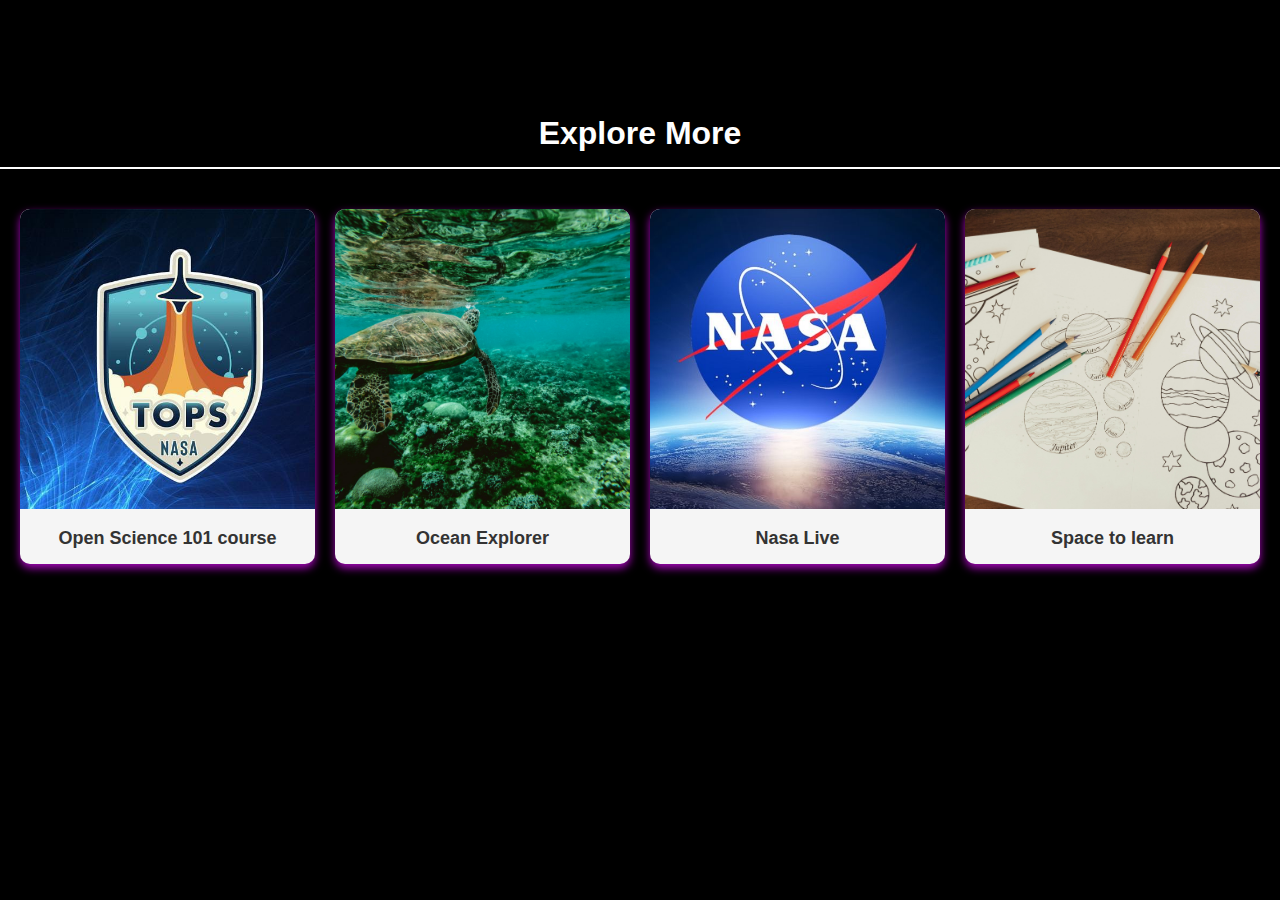
<file: explore.html>
<!DOCTYPE html>
<html lang="en">
  <head>
    <meta charset="UTF-8" />
    <meta name="viewport" content="width=device-width, initial-scale=1.0" />
    <title>Explore More</title>
    <link rel="stylesheet" href="explore.css" />
    <link
      rel="stylesheet"
      href="https://fonts.googleapis.com/css2?family=Material+Symbols+Outlined:opsz,wght,FILL,GRAD@20..48,100..700,0..1,-50..200"
    />
  </head>
  <body>
    <div class="header">
      <h1>Explore More</h1>
    </div>
    <section class="Cards">
      <div class="wrapper">
        <div class="card">
          <img src="asset/image/coursev2.jpg" alt="images of a NOAA ship" />
          <div class="information">
            <a
              href="https://lp.constantcontactpages.com/su/dXSga4u/SpaceAppsOS101"
              target="_blank"
              >Open Science 101 course</a
            >
          </div>
        </div>
        <div class="card">
          <img src="asset/image/oceanexplo.jpg" alt="images of a NOAA ship" />
          <div class="information">
            <a
              href="https://oceanexplorer.noaa.gov/edu/materials.html"
              target="_blank"
              >Ocean Explorer</a
            >
          </div>
        </div>
        <div class="card">
          <img src="asset/image/nasalive.jpg" alt="images of a NOAA ship" />
          <div class="information">
            <a href="https://plus.nasa.gov/" target="_blank">Nasa Live</a>
          </div>
        </div>
        <div class="card">
          <img src="asset/image/spacetolearn.jpg" alt="images of a NOAA ship" />
          <div class="information">
            <a
              href="https://www.jpl.nasa.gov/edu/learning-space/"
              target="_blank"
              >Space to learn</a
            >
          </div>
        </div>
      </div>
    </section>
  </body>
</html>
</file>
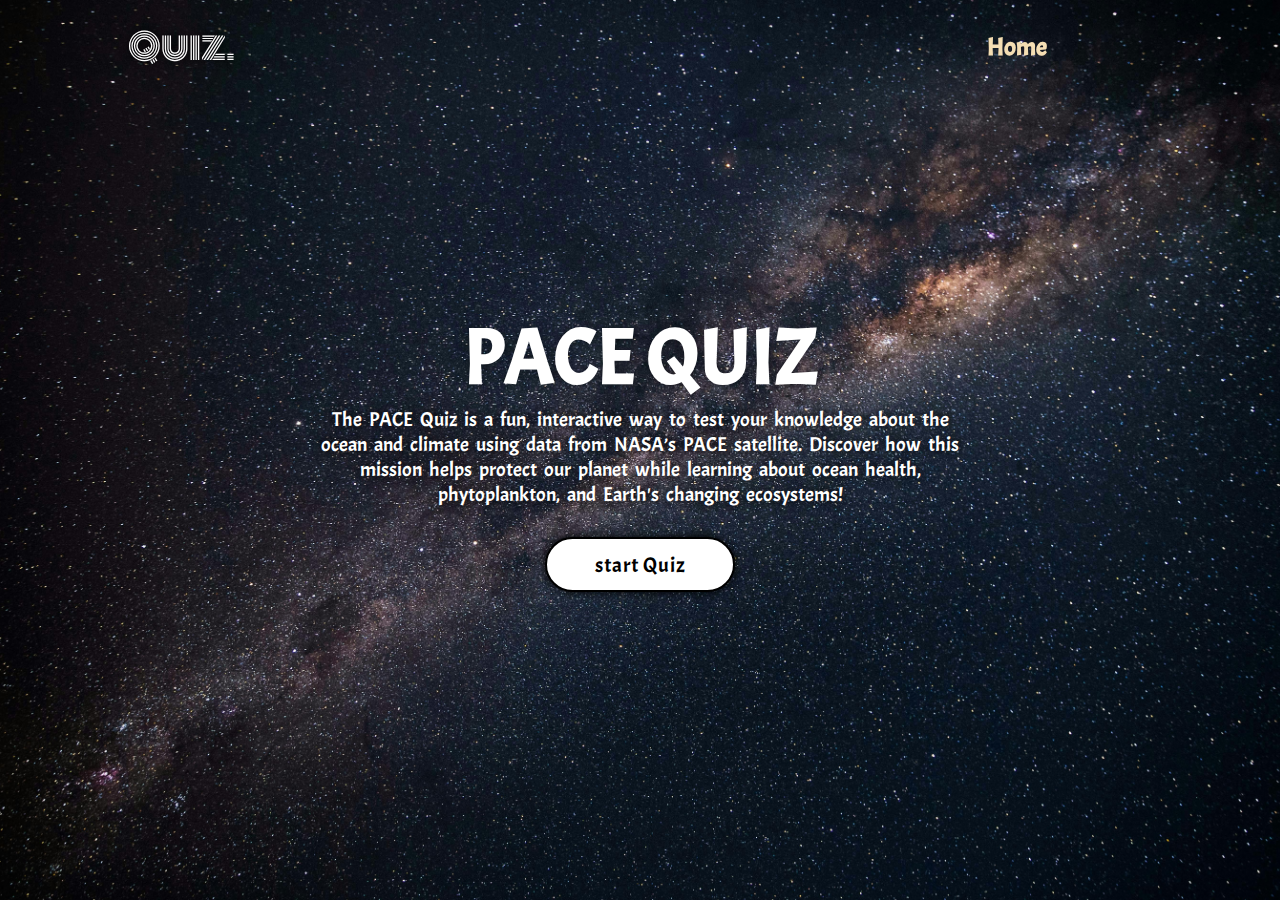
<file: quiz.html>
<!DOCTYPE html>
<html lang="en">
  <head>
    <meta charset="UTF-8" />
    <meta name="viewport" content="width=device-width, initial-scale=1.0" />
    <title>Quiz</title>
    <link rel="stylesheet" href="quiz.css" />
    <link rel="preconnect" href="https://fonts.googleapis.com" />
    <link rel="icon" type="image/x-icon" href="" />
    <link rel="preconnect" href="https://fonts.gstatic.com" crossorigin />
    <link
      href="https://fonts.googleapis.com/css2?family=Acme&family=Monoton&family=Rock+Salt&display=swap"
      rel="stylesheet"
    />
  </head>
  <body>
    <main class="main">
      <header class="header">
        <a href="#" class="logo">Quiz.</a>

        <nav class="navbar">
          <a href="second.html" class="active">Home</a>
          <a href="#"></a>
          <a href="#"></a>
          <a href="#"></a>
        </nav>
      </header>
      <div class="container">
        <section class="Quiz-section">
          <div class="quiz-box">
            <h1>My quiz</h1>
            <div class="quiz-header">
              <span>Quiz Website Tutorials</span>
              <span class="header-score">score : 0 / 5</span>
            </div>
            <h2 class="question-text">What does HTML stands for?</h2>

            <div class="option-list">
              <div class="option">
                <span>A.Hyper Text Markup Language</span>
              </div>
              <div class="option">
                <span>B.hello text made lang</span>
              </div>
              <div class="option">
                <span>C.Hypo mark text</span>
              </div>
              <div class="option">
                <span>D.Hi text mark</span>
              </div>
            </div>
            <div class="quiz-footer">
              <span class="question-total"></span>
              <button class="next-btn">Next</button>
            </div>
          </div>
          <div class="result-box">
            <h2>Quiz Result</h2>
            <div class="percentage-container">
              <div class="circular-progress">
                <span class="progress-value">0%</span>
              </div>
              <span class="score-text">Your Score : 0 out of 5</span>
            </div>
            <div class="button">
              <button class="tryAgain-btn">Try again</button>
              <button class="goHome-btn">go to home</button>
            </div>
          </div>
        </section>

        <section class="home">
          <div class="home-content">
            <h1>PACE QUIZ</h1>
            <p>
              The PACE Quiz is a fun, interactive way to test your knowledge
              about the ocean and climate using data from NASA’s PACE satellite.
              Discover how this mission helps protect our planet while learning
              about ocean health, phytoplankton, and Earth's changing
              ecosystems!
            </p>
            <button class="start-btn">start Quiz</button>
          </div>
        </section>
      </div>
    </main>
    <div class="popup-info">
      <h1>Quiz Guide</h1>
      <span class="info">1.Read Instructions Carefully</span><br />
      <span class="info">2.Manage Your Time</span><br />
      <span class="info">3.Stay Honest</span><br />
      <span class="info">4.Enjoy the Process</span>
      <div class="btn-group">
        <button class="info-btn exit-btn">Exit Quiz</button>
        <a href="#" class="info-btn continue-btn">continue</a>
      </div>
    </div>
    <script src="quiz.js"></script>
  </body>
</html>
</file>
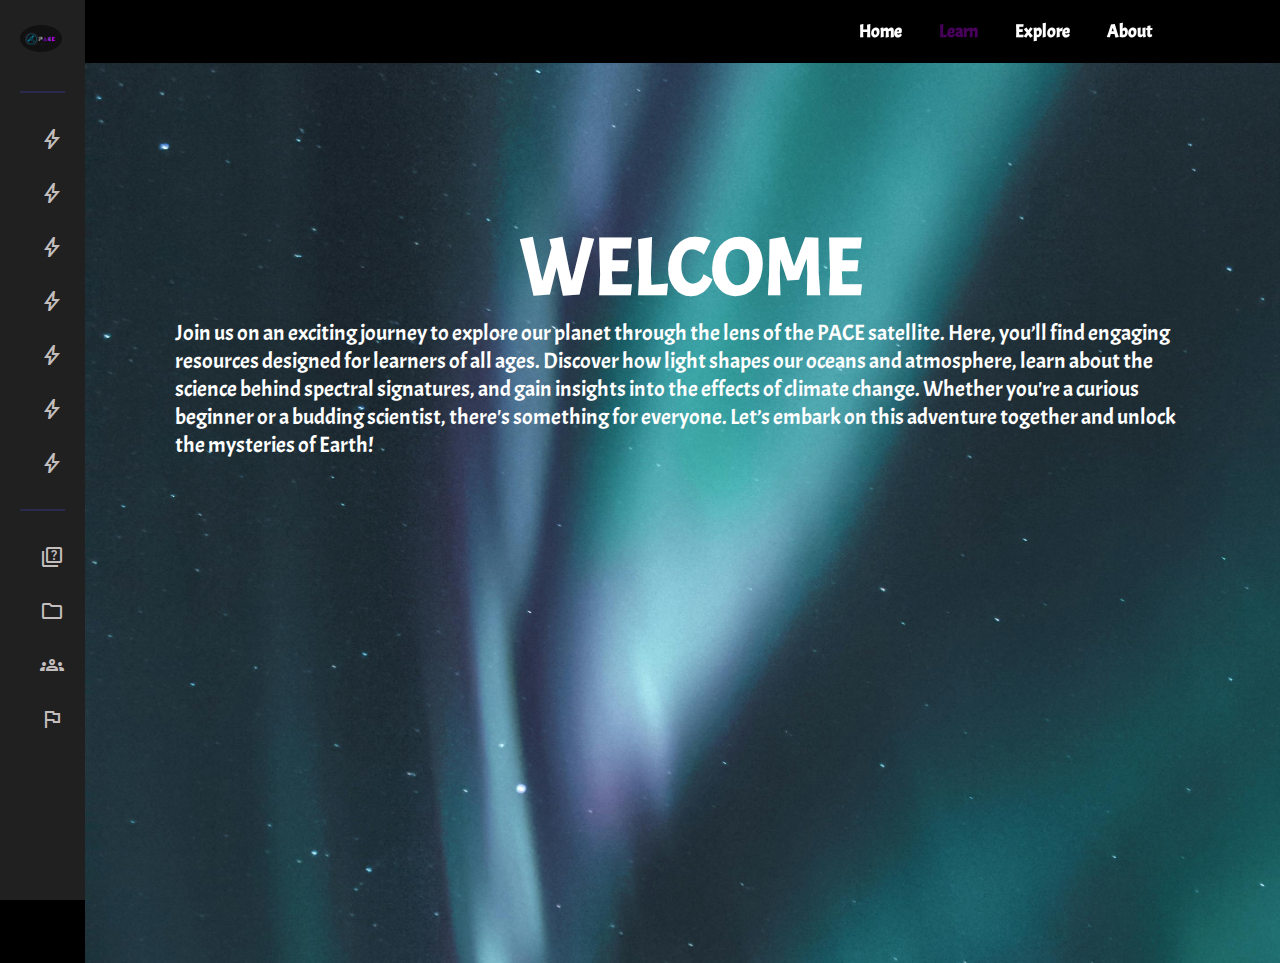
<file: second.html>
<!DOCTYPE html>
<html lang="en">
  <head>
    <meta charset="UTF-8" />
    <meta name="viewport" content="width=device-width, initial-scale=1.0" />
    <title>Learn</title>
    <link rel="icon" type="image/jpg" href="asset/image/logo.jpg" />
    <link rel="stylesheet" href="second.css" />
    <link rel="preconnect" href="https://fonts.googleapis.com" />
    <link rel="preconnect" href="https://fonts.gstatic.com" crossorigin />
    <link
      href="https://fonts.googleapis.com/css2?family=Acme&family=Monoton&family=Rock+Salt&display=swap"
      rel="stylesheet"
    />
    <link
      rel="stylesheet"
      href="https://fonts.googleapis.com/css2?family=Material+Symbols+Outlined:opsz,wght,FILL,GRAD@20..48,100..700,0..1,-50..200"
    />
  </head>
  <body>
    <div class="main">
      <main class="main-content">
        <header class="header">
          <a href="#" class="logo"></a>
          <nav class="navbar">
            <a href="index.html">Home</a>
            <a href="#" class="active">Learn</a>
            <a href="explore.html">Explore</a>
            <a href="">About</a>
          </nav>
        </header>

        <div class="container-mod0">
          <div class="module0">
            <h1>WELCOME</h1>
            <div class="cont1">
              <p>
                Join us on an exciting journey to explore our planet through the
                lens of the PACE satellite. Here, you’ll find engaging resources
                designed for learners of all ages. Discover how light shapes our
                oceans and atmosphere, learn about the science behind spectral
                signatures, and gain insights into the effects of climate
                change. Whether you're a curious beginner or a budding
                scientist, there's something for everyone. Let’s embark on this
                adventure together and unlock the mysteries of Earth!
              </p>
            </div>
          </div>
        </div>

        <div class="container-mod">
          <div class="module">
            <h1>Introduction to PACE</h1>
            <h2>• What is the PACE Satellite?</h2>
            <div class="cont1">
              <p>
                The PACE satellite is like a special robot that flies high up in
                space, looking down at Earth. It helps scientists learn more
                about our oceans, the air, and the clouds!
              </p>
            </div>
            <img src="asset/image/PACE.jpg" alt="" />
            <h2>•What Does It Do?</h2>
            <div class="cont1">
              <p>
                1. Looks at the Ocean: The PACE satellite can see tiny plants
                called phytoplankton in the ocean. These little plants are super
                important because they help make oxygen, just like trees do on
                land! They are food for many sea animals too. <br />
                <br />2. Watches the Air: The satellite can also check the air
                around us to see how clean it is. It looks for tiny bits called
                aerosols that can come from things like dust, smoke, and
                pollution. This helps us know if the air is healthy to
                breathe.<br />
                <br />
                3. Studies the Clouds: PACE watches the clouds to learn more
                about the weather. It helps scientists understand how clouds can
                affect the Earth’s temperature and climate.
              </p>
              <h2>•What is Its Purpose?</h2>
              <p>
                The main purpose of the PACE satellite is to help scientists
                understand how our planet works. By looking at the ocean, air,
                and clouds, scientists can learn about how healthy our oceans
                are, how clean our air is and how weather and climate change
                over time
              </p>
              <h2>• Why is This Important?</h2>
              <p>
                Protecting Nature: By learning about the oceans and air, we can
                better protect them. Healthy oceans and clean air are important
                for all living things, including humans, animals, and plants.
                Fighting Climate Change: The information from PACE helps
                scientists figure out how climate change is affecting our
                planet. This way, they can help make plans to keep the Earth
                safe and healthy for the future.
              </p>
              <h2>• In Summary</h2>
              <p>
                The PACE satellite is like a super spy in space, helping us
                learn about our oceans, air, and clouds so we can take better
                care of our planet!
              </p>
            </div>
          </div>
        </div>

        <div class="container-mod2">
          <div class="module">
            <h1>Introduction to Light-01</h1>
            <div class="cont1">
              <p>
                Light is what helps us see everything around us! Without light,
                our world would be completely dark. But did you know that light
                is really special: Scientists are still figuring out all the
                details, but we’ve gotten very good at describing what light
                does. For example, light travels super-fast at 671 million miles
                per hour! Or 3,00,000 kms per seconds. Nothing can go faster
                than light. We will explore these sections in this module:
                <br />
                <br />
                1. Section I - What is light, and why is it important?
                <br /><br />
                2. Section II - How does light make the colors we see?
                <br /><br />
                3. Section III - How does light interact with things in the air
                like clouds and aerosols? <br /><br />
                4. Section IV - How does light interact with things in the
                ocean?
              </p>
            </div>
            <h2>•What is light, why is it important to us?</h2>
            <div class="cont1">
              <p>
                Light is a kind of energy that helps us see things! It travels
                in waves and can also be thought of as tiny particles called
                photons. And why is it important? Light is important because it
                helps us see the world around us, allows plants to grow by
                making food from sunlight and keeps us healthy. Excited to know
                more? We do have a quick for the video.
              </p>
              <br />
              <br />
              <br />
              <iframe
                width="100%"
                height="450px"
                src="https://www.youtube.com/embed/WDPgSfULrqo?si=CLvyzNtfTGpBUsq3"
                title="YouTube video player"
                frameborder="0"
                allow="accelerometer; autoplay; clipboard-write; encrypted-media; gyroscope; picture-in-picture; web-share"
                referrerpolicy="strict-origin-when-cross-origin"
                allowfullscreen
              ></iframe>
              <p>
                That was fast!! Now do you know about transmission? It is when
                light passes through something. Imagine light as a traveler on a
                road. When it comes to something clear like glass or water, it
                can go straight through without stopping! That’s why you can see
                through windows or a glass of water—because the light travels
                through them easily and reaches your eyes. How about reflection?
                Reflection is when light bounces off something. Think of light
                as a ball you throw at a wall. When it hits the wall, it bounces
                back to you! This is what happens when light hits a mirror or a
                shiny surface. The light bounces off, and that’s how you can see
                yourself in a mirror! And refraction, Refraction is when light
                bends as it passes through something. Imagine you're pushing a
                toy car from a smooth floor onto a carpet. The car slows down
                and changes direction a bit when it hits the carpet. Light does
                the same thing when it moves from air into water or glass—it
                bends! This is why a straw in a glass of water looks like it's
                broken or bent—it’s because the light is bending as it passes
                through the water. Want to know more? Take a small detour and
                explore the world of light wonders.
              </p>

              <p>
                Scattering is when light spreads out in different directions.
                Imagine you throw a handful of sand into the air, and the grains
                go everywhere! Light does something similar when it hits tiny
                things like dust or water droplets in the air. Instead of going
                straight, it spreads in all directions. This is why the sky
                looks blue during the day—the sunlight gets scattered by the
                air, and the blue color spreads out across the sky! You might be
                wondering if you could actually see it, isn’t it? Take this
                quick video and enjoy yourself
              </p>
              <br />
              <br />
              <br />
              <iframe
                width="100%"
                height="450"
                src="https://www.youtube.com/embed/ehUIlhKhzDA?si=6Xnuyv-vg0gAV_hs"
                title="YouTube video player"
                frameborder="0"
                allow="accelerometer; autoplay; clipboard-write; encrypted-media; gyroscope; picture-in-picture; web-share"
                referrerpolicy="strict-origin-when-cross-origin"
                allowfullscreen
              ></iframe>
              <p>
                Wow, time for some interesting and serious stuffs. Did you know
                that light exists in other forms too? Did you know we can
                actually differentiate light? Interested!! Follow along…
              </p>
            </div>
          </div>
        </div>

        <div class="container-mod3">
          <div class="module">
            <h1>Introduction to Light-02</h1>
            <div class="cont1">
              <p>
                This spectrum of energy, or spectrum of light, is referred to as
                the Electromagnetic Spectrum. NASA explores the properties of
                different wavelength regions in the electromagnetic spectrum
                ranging from radio waves to gamma rays. Right around the middle
                of the spectrum we have visible light - the rainbow of colors we
                know and love. Just shorter than visible light are the
                ultraviolet wavelengths, which we wear sunscreen to protect
                ourselves from. Just longer than visible light is infrared,
                which we sense as warmth on our skin.
              </p>
              <br />
              <br />
              <br />
              <img src="asset/image/content-image1.png" alt="wavelength.png" />
            </div>

            <div class="cont1">
              <p>
                Let's look closer at the visible light portion of the spectrum.
                Blue light is more energetic than red light; i.e., it has a
                shorter wavelength than red light. Specifically, we can say that
                blue light wavelengths are between 450-490 nanometers (nm) long
                whereas red light is 620-750 nm long. One nanometer is the
                equivalent of 0.000000001 meters. When discussing how light
                interacts with the ocean and atmosphere, we often refer to
                wavelengths in terms of nm.
              </p>
              <br />
              <br />
              <br />
              <img src="asset/image/banana.png" alt="" />
              <h2>• How does light make the colours we see?</h2>
              <p>
                Imagine that light is like a rainbow of colors shining down on
                everything around us. When light hits an object, like a banana,
                some colors are absorbed, and some colors are bounced back.
                Think of a banana as a sponge that soaks up almost all the
                colors from the rainbow but lets the yellow color bounce back to
                our eyes. That's why when you look at a banana, it looks yellow!
                So, when you see a yellow banana, you’re seeing the color that
                it reflects while the other colors are being soaked up. It's
                like the banana is playing hide-and-seek with the colors! Colors
                come from light, and different colors are like different heights
                of waves in the ocean. When we look at something, it reflects
                some of those waves back to our eyes, which helps us see its
                color. Scientists have a special tool called a spectrometer.
                This tool helps them see which colors, or wavelengths, of light
                are bouncing off objects. For example, a green banana peel
                reflects a lot of light around the color green (about 550
                nanometers), while a ripe yellow banana reflects light in the
                red area (about 675 nanometers). Every object has a special
                pattern, like a fingerprint, called a spectral signature. This
                signature tells scientists exactly what colors the object
                reflects. So, if scientists know the fingerprints of things in
                the ocean, like tiny plants called phytoplankton or mud, they
                can tell what’s in the water by looking at the light that PACE's
                spectrometer sees. It’s like a treasure map for finding out
                what’s in the ocean!
              </p>
            </div>
          </div>
        </div>

        <div class="container-mod4">
          <div class="module">
            <h1>Phytoplankton</h1>

            <div class="cont1">
              <p>
                Phytoplankton are tiny, plank-like organisms that live in water
                like how trees and flowers, grow on land.
              </p>
            </div>
            <h2>About Phytoplankton’s Importance</h2>
            <div class="cont1">
              <p>
                • Oxygen Producers <br />• Foundation of Food Chain <br />
                • Carbon Trapping <br />
                • Global Habitat <br />They create over 50% of the world’s
                oxygen essential for life. They produce the oxygen through
                photosynthesis like plants in the land.
              </p>
              <br />
              <br />
              <br />
              <iframe
                width="100%"
                height="450"
                src="https://www.youtube.com/embed/Z05wURG5wmw?si=qx2dBJ7bOl2A1Xls"
                title="YouTube video player"
                frameborder="0"
                allow="accelerometer; autoplay; clipboard-write; encrypted-media; gyroscope; picture-in-picture; web-share"
                referrerpolicy="strict-origin-when-cross-origin"
                allowfullscreen
              ></iframe>
              <p>
                Phytoplankton are found everywhere from Sunny beaches to icy
                waters. They live in any water where there is sunlight. The
                spread all around the earth. Phytoplankton convert sunlight into
                energy through photosynthesis. This energy goes up the food
                chain as phytoplankton are eaten by small animals. Then bigger
                animals eat those small animals. So, phytoplankton are like the
                first step in food chain that help feed all the animals in the
                ocean.
              </p>
              <br />
              <br />
              <br />
            </div>
          </div>
        </div>

        <div class="container-mod5">
          <div class="module">
            <h1>Introduction to Aerosols</h1>
            <div class="cont1">
              <p>
                The role of aerosols in climate science is complex. In general,
                light-colored particles in the atmosphere will reflect incoming
                sunlight and cause cooling. Dark-colored particles absorb
                sunlight and make the atmosphere warmer. Feel free to explore
                more using the link below.
              </p>
            </div>
            <br />
            <br />
            <br />
            <iframe
              width="100%"
              height="450"
              src="https://www.youtube.com/embed/4eh6IKahbok?si=RpPG55lNHivStm9l"
              title="YouTube video player"
              frameborder="0"
              allow="accelerometer; autoplay; clipboard-write; encrypted-media; gyroscope; picture-in-picture; web-share"
              referrerpolicy="strict-origin-when-cross-origin"
              allowfullscreen
            ></iframe>
          </div>
        </div>

        <div class="container-mod6">
          <div class="module">
            <h1>INTRODUCTION TO CLOUDS</h1>
            <div class="cont1">
              <p>
                Clouds are super important for life on Earth! They can tell us a
                lot about the weather and climate. Some clouds help keep us cool
                by blocking the sun, while others trap heat, making Earth
                warmer. Scientists want to understand how clouds affect Earth's
                temperature and help keep the environment in balance.
              </p>
            </div>
            <h2>•How Does the PACE Satellite Study Clouds?</h2>
            <div class="cont1">
              <p>
                The PACE satellite is like a detective in space, using special
                tools to watch clouds from above. Here’s what it does: <br />
                1. Watching from Space: PACE looks down at Earth and takes
                pictures of clouds to see how big they are, where they are, and
                how they change over time. <br />
                2. Looking Inside Clouds: PACE can tell what clouds are made
                of—tiny water droplets or ice crystals—by using light. It
                studies how clouds reflect sunlight back into space. <br />
                3. Why It’s Cool: By studying clouds, PACE helps us understand
                how weather changes, how much sunlight Earth gets, and even how
                much rain or snow we might get. It’s like having a giant weather
                station in space!
              </p>
            </div>
          </div>
        </div>

        <div class="container-mod7">
          <div class="module">
            <h1>OCEAN ECOSYSTEMS</h1>

            <div class="cont1">
              <p>
                Ocean ecosystems are intricate networks of marine life
                interacting with each other and their surrounding environments,
                including water, nutrients, and sunlight. These ecosystems are
                crucial for maintaining global biodiversity, climate regulation,
                and human livelihood.
              </p>
            </div>

            <div class="cont1">
              <p>
                The PACE mission aims to enhance our understanding of ocean
                ecosystems by providing data on: <br />
                • Phytoplankton productivity and health through chlorophyll-a
                measurements. <br />
                • Ocean color (indicating biological and chemical conditions).
                <br />
                • Carbon and nutrient cycling, and their effects on marine life.
                <br />
                • Ocean-atmosphere interactions, particularly the role of
                aerosols in climate regulation.
              </p>
              <br />
              <br />
              <br />
              <img src="asset/image/ocean.png" alt="" />
              <h2>PACE Exploration data</h2>
              <p>
                The PACE (Plankton, Aerosol, Cloud, ocean Ecosystem) mission
                launched on 8 February 2024 and completed commissioning on 5
                April 2024. PACE has released its first science data from three
                instruments: OCI, HARP2, and SPEXone, with updates planned. The
                data is organized into five levels, ranging from raw data
                (Level-1A) to detailed global maps (Level-4), focusing on ocean
                color and atmospheric properties. The data is provided in small
                chunks called granules—5-minute segments for OCI and HARP2, and
                50-minute segments for SPEXone. While there are some issues,
                such as location errors and reduced accuracy in certain areas,
                this initial release is an important step toward better
                understanding Earth’s oceans and atmosphere.
              </p>
              <br />
              <br />
              <br />
              <img src="asset/image/globe.jpg" alt="" />
            </div>
          </div>
        </div>
      </main>
      <aside class="sidebar">
        <div class="sidebar-header">
          <img src="asset/image/logo.jpg" alt="logo" />
          <h2>PACE</h2>
        </div>
        <ul class="sidebar-links">
          <h4>
            <span>Modules</span>
            <div class="menu-seperator"></div>
          </h4>
          <li>
            <a href="#" class="mod1"
              ><span class="material-symbols-outlined"> bolt </span>Module 1</a
            >
          </li>
          <li>
            <a href="#" class="mod2"
              ><span class="material-symbols-outlined"> bolt </span>Module 2</a
            >
          </li>
          <li>
            <a href="#" class="mod3"
              ><span class="material-symbols-outlined"> bolt </span>Module 3</a
            >
          </li>
          <li>
            <a href="#" class="mod4"
              ><span class="material-symbols-outlined"> bolt </span>Module 4</a
            >
          </li>
          <li>
            <a href="#" class="mod5"
              ><span class="material-symbols-outlined"> bolt </span>Module 5</a
            >
          </li>
          <li>
            <a href="#" class="mod6"
              ><span class="material-symbols-outlined"> bolt </span>Module 6</a
            >
          </li>
          <li>
            <a href="#" class="mod7"
              ><span class="material-symbols-outlined"> bolt </span>Module 7</a
            >
          </li>
          <h4>
            <span>General</span>
            <div class="menu-seperator"></div>
          </h4>
          <li>
            <a href="quiz.html"
              ><span class="material-symbols-outlined"> Quiz </span>Quiz</a
            >
          </li>
          <li>
            <a href="#"
              ><span class="material-symbols-outlined"> folder </span
              >Projects</a
            >
          </li>
          <li>
            <a href="#"
              ><span class="material-symbols-outlined"> groups </span>Groups</a
            >
          </li>
          <li>
            <a href="#"
              ><span class="material-symbols-outlined"> flag </span>All
              Reports</a
            >
          </li>
          <li>
            <a href="#"
              ><span class="material-symbols-outlined">
                notifications_active </span
              >Notifications</a
            >
          </li>
        </ul>
      </aside>
    </div>

    <script src="questions.js"></script>
    <script src="main.js"></script>
  </body>
</html>
</file>
<file: explore.css>
* {
    margin: 0;
    padding: 0;
    box-sizing: border-box;
}

body {
    font-family: Arial, sans-serif;
    background-color:black;
    display: flex;
    flex-direction: column;
    align-items: center;
}

.header {
    margin-top: 100px;
    color: rgb(255, 255, 255);
    width: 100%;
    text-align: center;
    padding: 15px 0;
    margin-bottom: 20px;
    box-shadow: 0 4px 8px rgba(0, 0, 0, 0.1);
    border-bottom: 2px solid white;
}
header h1{
padding-bottom: 20%;
}

.wrapper {
    display: grid;
    grid-template-columns: repeat(4, minmax(200px, 1fr));
    gap: 20px;
    padding: 20px;
    width: 100%;
    max-width: 1400px;
}

.card {
    background-color: whitesmoke;
    border-radius: 10px;
    overflow: hidden;
    box-shadow: 0 4px 8px rgba(196, 7, 221, 0.852);
    transition: transform 0.3s ease, box-shadow 0.3s ease;
}

.card img {
    width: 300px;
   height: 300px;
   object-fit: cover;
   object-position: center;
}

.information {
    padding: 15px;
    text-align: center;
}

.information a {
    text-decoration: none;
    color: #333;
    font-size: 18px;
    font-weight: bold;
    transition: color 0.3s ease;
}

.information a:hover {
    color: #3e6289;
}

.card:hover {
    transform: translateY(-10px);
    box-shadow: 0 8px 16px rgba(0, 0, 0, 0.2);
}
</file>
<file: quiz.css>
*{
    margin: 0;
    padding: 0;
    box-sizing: border-box;
    font-family: "Acme", sans-serif;

}
body{
    color: #fff;
    background: black;
    overflow: hidden;
}
.header{
    position: fixed;
    width: 100%;
    padding: 20px 10%;
    background: transparent;
    display: flex;
    justify-content: space-between;
    align-items: center;
    z-index: 100;
}
.logo{
    font-size: 35px;
    color:#fff;
    text-decoration: none;
    font-weight:500;
    font-family: "Monoton", sans-serif;
    filter: drop-shadow(0 0 5px black);
}
.navbar a{
    font-size: 25px;
    color: #fff;
    text-decoration: none;
    font-weight: bold;
    margin-left: 35px;
    transition: .2s;
}
.navbar a:hover,.navbar a.active{
    color:wheat;
}
.main{
    min-height: 100vh;
    background:url(asset/image/quizcover.jpg);
    background-size: cover;
    background-position: center;
    pointer-events: auto;
    transition: .3s ease;
}
.main.active{
    filter: blur(15px);
    pointer-events: none;
}
.container{
    display: flex;
    height: 100vh;
    width: 200%;
}
.home{
    position: relative;
    left: -50%;
    width: 100%;
    display: flex;
    justify-content: center;
    align-items: center;
}
.home-content{
    max-width: 650px;
    display: flex;
    align-items: center;
    flex-direction: column;
}
.home-content h1{
    font-size: 78px;
    font-weight: 700;
    text-shadow: 0 0 10px rgba(0, 0, 0, .3);
}
.home-content p{
    font-size: 20px;
    word-spacing: 4px;
    text-align: center;
    text-shadow: 0 0 10px black;
    margin-bottom: 30px;
}
.home-content .start-btn{
    width: 190px;
    height: 55px;
    background:#ffff;
    border:2px solid black;
    border-radius: 30px;
    font-size: 21px;
    box-shadow: 0 0 10px black;
    letter-spacing: 1px;
    cursor: pointer;
    transition: .2s;
}
.home-content .start-btn:hover{
    background: wheat;
}
.popup-info{
    position: absolute;
    top:50%;
    left: 50%;
    transform: translate(-50%,-50%) scale(.9);
    width: 500px;
    background: #ffffff;
    border-radius: 20px;
    padding: 10px 25px;
    opacity: 0;
    pointer-events: none;
    transition: .3s ease;
}
.popup-info.active{
    opacity: 1;
    pointer-events: auto;
    transform: translate(-50%,-50%) scale(1);
}
.popup-info h1{
    font-size: 50px;
    color: #245c38;
}
.popup-info .info{
    display: inline-block;
    font-size: 18px;
    color: #000000;
    font-weight: 400;
    margin: 4px 0;

}
.popup-info .btn-group{
    display: flex;
    justify-content: space-between;
    align-items: center;
    border-top: 1px solid #245c38;
    margin-top: 10px;
    padding: 15px 0 7px;
}
.popup-info .btn-group .info-btn{
    display: inline-flex;
    justify-content: center;
    align-items: center;
    width: 135px;
    height: 40px;
    background: #728b7c;
    border: 2px solid #245c38;
    outline: none;
    border-radius: 18px;
    text-decoration: none;
    font-size: 18px;
    color: #fff;
    font-weight: 500;
    box-shadow: 0 0 10px rgba(0, 0, 0, .1);
    cursor: pointer;
    transition: .5s;
}

.popup-info .btn-group .info-btn:nth-child(1){
    background: transparent;
    color: #728b7c;
}
.popup-info .btn-group .info-btn:nth-child(1):hover{
    background: #728b7c;
    color: white;
}
.popup-info .btn-group .info-btn:nth-child(2):hover{
    background: #50695a;
    border-color: #50695a;
}

.Quiz-section{
    position: relative;
    left: -50%;
    width: 100%;
    background: #000000;
    display: flex;
    justify-content: center;
    align-items: center;
    z-index: 100;
    transition: .8s ease-in-out;
    transition-delay: .25s;

}
.Quiz-section.active{
    left: 0;
}
.Quiz-section .quiz-box{
    position:relative;
    width:500px;
    background: transparent;
    border: 2px solid #245c38;
    border-radius: 6px;
    flex-direction: column;
    padding: 20px 30px;
    opacity: 0;
    pointer-events: none;
    transform: scale(.9);
    transition: .3s ease;
    transition-delay: 0s;
}
.Quiz-section .quiz-box.active{
    opacity: 1;
    pointer-events:auto;
    transform: scale(1);
    transition: 1s ease;
    transition-delay: 1s;
}
.quiz-box h1{
    font-size: 32px;
    text-align: center;
    background: linear-gradient(45deg,transparent,#245c38,transparent);
    border-radius: 6px;
}
.quiz-box .quiz-header{
    display: flex;
    justify-content: space-between;
    align-items: center;
    font-size: 18px;
    font-weight: 400;
    padding: 20px 0;
    border-bottom: 2px solid #245c38;
    margin-bottom: 30px;
}
.quiz-header .header-score{
    background:#245c38;
    border-radius: 6px;
    padding: 7px;
}
.quiz-box .questiom-text{
    margin: 8px;
    font-size: 24px;
    font-weight: 400;
}
.option-list .option{
    width: 100%;
    padding: 12px;
    background: transparent;
    border: 2px solid rgba(255, 255, 255, .2);
    border-radius:6px ;
    font-size: 17px;
    margin: 15px 0;
    cursor: pointer;
}
.option-list .option:hover{
    background: rgba(255, 255, 255, .2);
    border-color: rgba(255, 255, 255, .1);
}
.option-list .option.correct{
    background:black ;
    color:#00a63d;
    border-color:#00a63d;
}
.option-list .option.incorrect{
    background: black;
    color: #a60045;
    border-color:#a60045;
}
.option-list .option.disabled{
    pointer-events: none;
}
.quiz-box .quiz-footer{
    display: flex;
    justify-content: space-between;
    align-items:baseline;
    border-top: 2px solid #245c38;
    padding-top:20px ;
    margin-top: 25px;
}
.quiz-footer .question-total{
    font-size: 16px;
    font-weight: 600;
}
.quiz-footer .next-btn{
    width: 90px;
    height: 36px;
    border-radius: 16px;
    border:2px solid #50695a;
    outline: none;
    background:rgba(255, 255, 255, .2);
    color: white;
    font-size: 18px;
    font-weight: 600;
    cursor: pointer;
    pointer-events: none;
}
.quiz-footer .next-btn:hover{
    background: #4d6155;
}
.quiz-footer .next-btn.active{
    pointer-events: auto;
    background: #245c38;
}

.Quiz-section .result-box{
    position: absolute;
    top: 50%;
    left: 50%;
    transform: translate(-50%,-50%) scale(.9);
    width: 500px;
    background: transparent;
    border: 2px solid #245c38;
    border-radius: 6px;
    padding: 20px;
    display: flex;
    flex-direction: column;
    align-items: center;
    opacity: 0;
    pointer-events: none;
    transition: .3s ease;
}
.Quiz-section .result-box.active{
    opacity: 1;
    pointer-events: auto;
    transform: translate(-50%,-50%) scale(1);
}
.result-box h2{
    font-size: 55px;
    font-weight: 600;
}
.result-box .percentage-container{
    width: 300px;
    display: flex;
    flex-direction: column;
    align-items: center;
    margin: 20px 0 40px;
}
.percentage-container .circular-progress{
    position: relative;
    width: 250px;
    height: 250px;
    background: conic-gradient(#245c38 3.6deg,rgba(255,255,255,.1)0deg);
    border-radius: 50%;
    display: flex;
    justify-content: center;
    align-items: center;
}
.percentage-container .circular-progress::before{
    content: '';
    position: absolute;
    width: 215px;
    height: 215px;
    border-radius: 50%;
    background: #000000;
}
.circular-progress .progress-value{
    font-size: 45px;
    position:relative;
}
.percentage-container .score-text{
    font-size: 26px;
    font-weight: 600;
    margin-top: 20px;
}
.button button{
    width: 130px;
    height: 45px;
    background: #245c38;   
    border: 2px solid #245c38;
    outline: none;
    border-radius: 18px;
    font-size: 18px;
    color: white;
    margin: 0 20px;
    cursor: pointer;
}
</file>
<file: second.css>
*{
    margin: 0;
    padding: 0;
    box-sizing: border-box;
    font-family: "Acme", sans-serif;

}
body{
    color: #fff;
    background: transparent;
    overflow: hidden;
}
.header{
    position: relative;
    width: 100%;
    padding: 20px 10%;
    background:transparent;
    display: flex;
    justify-content: space-between;
    align-items: center;
    z-index: 100;
}
.logo{
    font-size: 35px;
    color:#fff;
    text-decoration: none;
    font-weight:500;
    font-family: "Monoton", sans-serif;
    filter: drop-shadow(0 0 5px black);
}
.navbar a{
    font-size: 18px;
    color: #fff;
    text-decoration: none;
    font-weight: bold;
    margin-left: 35px;
    transition: .2s;
}
.navbar a:hover,.navbar a.active{
    color: #48005c;
}
.main{
    width: 100%;
    height: 100vh;
    background-color: black;
}
.sidebar{
    position: fixed;
    top: 0;
    left: 0;
    height: 100%;
    width: 85px;
    display: flex;
    flex-direction: column;
    overflow-x: hidden;
    background: #202020;
    padding: 25px 20px;
    transition: all 0.4s ease;
}
.sidebar:hover{
    width: 260px;
}
.sidebar-header h2{
    font-size: 1.25rem;
    font-weight: 600;
    color: #fff;
    margin-left: 23px;
}
.sidebar-links{
    list-style: none;
    margin-top: 20px;
    height: 80%;
    overflow: auto;
    scrollbar-width: none;
}
.sidebar-header{
    display: flex;
    align-items: center;

}
.sidebar-header img{
    width: 42px;
    border-radius: 50%;
}
.sidebar-links h4 span{
    opacity: 0;

}
.sidebar:hover .sidebar-links h4 span{
    opacity: 1;

}
.sidebar-links h4{
    color: #fff;
    font-weight: 500;
    margin: 10px 0;
    white-space: nowrap;
    position: relative;
}
.sidebar-links .menu-seperator{
    position: absolute;
    left: 0;
    top: 50%;
    width: 100%;
    height: 1px;
    transform: scaleX(1);
    transform: translateY(-50%);
    background: #333578;
    transform-origin: right;
    transition-duration: 0.2s;
}
.sidebar:hover .sidebar-links .menu-seperator{
    transition-delay: 0s;
    transform: scaleX(0);
}
.sidebar-links li a{
    display: flex;
    align-items: center;
    gap: 0 20px;
    color: #dbd4d4e3;
    font-weight: 500;
    padding: 15px 20px;
    white-space: nowrap;
    text-decoration: none;
}
.sidebar-links li a:hover{
    background: #ffffff2d;
    color: #fff;
    border-radius: 4px;
}
.back-video{
    position: absolute;
    width: 100%;
   
}
.container-mod{
    width: 100%;
    height: 100%;
    background-color: rgb(0, 0, 0);
    position:absolute;
    visibility: hidden;
    overflow-x:scroll;
    scrollbar-width: none;
    padding-bottom: 35%;
   
}
.container-mod img{
    width:59%;
    height: 39%;
    margin-left: 18%;
}
.container-mod2{
    width: 100%;
    height: 100%;
    background-color: rgb(0, 0, 0);
    position:absolute;
    visibility: hidden;
    overflow-x:scroll;
    scrollbar-width: none;
    padding-bottom: 25%;
}
.container-mod3{
    width: 100%;
    height: 100vh;
    background-color: rgb(0, 0, 0);
    position:absolute;
    visibility: hidden;
    overflow-x:scroll;
    scrollbar-width: none;
    padding-bottom: 25%;
}
.container-mod4{
    width: 100%;
    height: 100vh;
    background-color: rgb(0, 0, 0);
    position:absolute;
    visibility: hidden;
    overflow-x:scroll;
    scrollbar-width: none;
    padding-bottom: 25%;
}

.container-mod5{
    width: 100%;
    height: 100vh;
    background-color: rgb(0, 0, 0);
    position:absolute;
    visibility: hidden;
    overflow-x:scroll;
    scrollbar-width: none;
    padding-bottom: 25%;
}
.container-mod6{
    width: 100%;
    height: 100vh;
    background-color: rgb(0, 0, 0);
    position:absolute;
    visibility: hidden;
    overflow-x:scroll;
    scrollbar-width: none;
    padding-bottom: 25%;
}
.container-mod7{
    width: 100%;
    height: 100vh;
    background-color: rgb(0, 0, 0);
    position:absolute;
    visibility: hidden;
    overflow-x:scroll;
    scrollbar-width: none;
    padding-bottom: 25%;
}
.container-mod0{
    width: 100%;
    height: 100%;
    background-color: black;
    position:absolute;
}
.module0{
    margin-left: 85px;
    background: url(asset/image/pexels-tobiasbjorkli-1819650.jpg);
    background-size: cover;
    width: 100%;
    height: 100vh;    
}
.module0 h1{
    font-size: 80px;
    padding-top: 12%;
    margin-left: 34%;
    
}
.module0 .cont1 p{
    width: 80%;
    margin-left: 7%;
    font-size: 22px;
}
.module{
    margin-left: 85px;
    background-color: rgb(0, 0, 0);
    width: 100%;
    height: 350vh;    
}
.module h1{
    font-size: 42px;
    padding-top: 30px;
    margin-left: 36%;
}
.module h2{
    font-size: 32px;
    padding-top: 30px;
    margin-left: 25px;
}
.module .cont1{
    display: flex;
    flex-direction: column;
    background-color: transparent;
    width: 90%;
}
.module .cont1 p{
    margin-top: 40px;
    margin-left: 5%;
    font-size: 22px;
}
.content-part{
    background-color: blue;
    width: 100%;
    height: 100%;

}
.content-part .centre{
    background-color: red;
    display: flex;
    align-items: center;
    justify-content: center;
    
}
</file>
